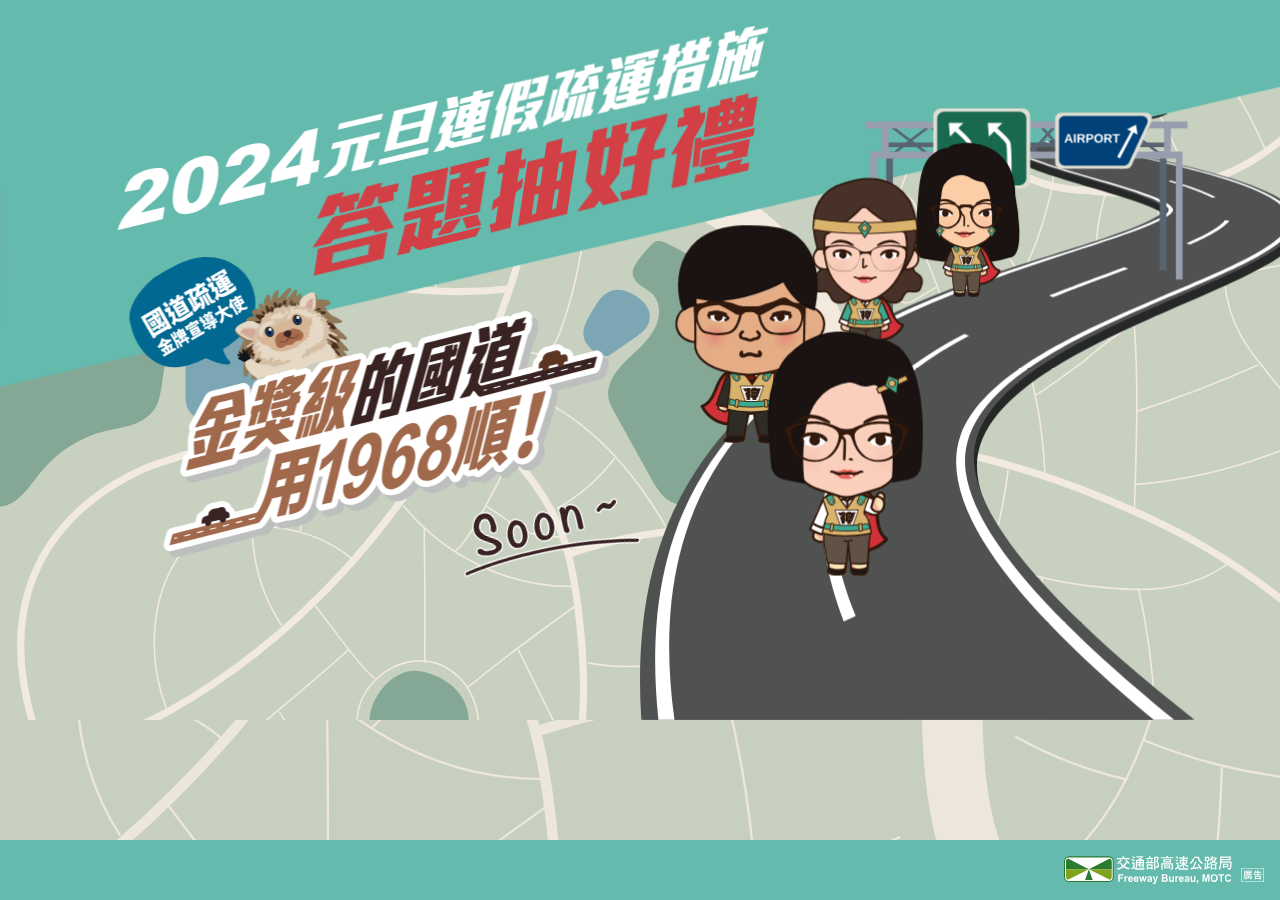
<file: index.html>
<!doctype html>
<html>
<head>
<meta charset="UTF-8">
<meta name="title" content=""/>
<meta name="description" content=""/>
<meta name="keywords" content=""/>
<meta name="robots" content="INDEX,FOLLOW"/>
<meta name="viewport" content="width=device-width, initial-scale=1"/>
<meta name="format-detection" content="telephone=no"/>
<title>金獎級的國道用1968順</title>

	
	
	<!-- 手機畫面大小設定 -->	
	<meta name="viewport" content="width=device-width, initial-scale=1.0">
	
<!-- css -->
    <link href="css/reset.css" rel="stylesheet" type="text/css">
    
    <link href="css/jquery-ui.css" rel="stylesheet" type="text/css">

	<link href="css/style.css" rel="stylesheet" type="text/css">

<!-- js -->

	<script src="scripts/jquery-3.7.1.min.js"></script>
    
    <script src="scripts/jquery.ui.effect.js"></script>
    
    <script src="scripts/jquery.easing.min.js"></script>

	<script src="scripts/site_script.js"></script>
	
</head>

<body>
    <div id="ani-nav">
        <ol>
            <li>
                <a href="https://www.youtube.com/watch?v=Y8DHDDHkaj0" id="link-a" target="_blank">
                    宣導影片
                </a>
            </li>
            <li>
                <a href="https://www.freeway.gov.tw/Upload/Html/20231012309/" id="link-b" target="_blank">
                    路段時段差別收費
                </a>
            </li>
            <li>
                <a href="https://www.freeway.gov.tw/Upload/Html/20231012309/" id="link-c" target="_blank">
                    路口閘道封閉
                </a>
            </li>
            <li>
                <a href="https://www.freeway.gov.tw/Upload/Html/20231012309/" id="link-d" target="_blank">
                    高承載管制
                </a>
            </li>
        </ol>
    </div>
    
    <div id="main-containter">
        
        <div id="main-content">
            
            <div id="ans1" class="qa-panel">
                <p>
                    連假期間國道是否有實施高乘載管制?
                </p>
                <div class="ans-panel">
                    <div id="o-ans" class="q-content">
                        <div>
                            A
                        </div>
                        3人以上
                    </div>
                    <div id="x-ans" class="q-content">
                        <div>
                            B
                        </div>
                        4人以上
                    </div>
                </div>
            </div>
            <div id="ans2" class="qa-panel">
                <p>
                    連假期間該如何避開塞車狀況？
                </p>
                <div class="ans-panel">
                    <div id="o-ans2" class="q-content">
                        <div>
                            A
                        </div>
                        多使用<br>替代道路
                    </div>
                    <div id="x-ans2" class="q-content">
                        <div>
                            B
                        </div>
                        反向思考<br>尖峰時刻<br>上路
                    </div>
                </div>
            </div>
            <div id="ans3" class="qa-panel">
                <p>
                    連假期間暫停收費時段
                </p>
                <div class="ans-panel">
                    <div id="x-ans3" class="q-content">
                        <div>
                            A
                        </div>
                        0-8時
                    </div>
                    <div id="o-ans3" class="q-content">
                        <div>
                            B
                        </div>
                        0-5時
                    </div>
                </div>
            </div>
            
            <div id="qa1-next" class="next-btn">
                <img src="images/next_btn.svg" />
            </div>
            <div id="qa2-next" class="next-btn">
                <img src="images/next_btn.svg" />
            </div>
        </div>
        
        <!-- 請填表單 -->
        <div id="go-msg-panel">
            <div id="go-msg-panel-content">
                <div id="go-msg-qman">
                    <img src="images/go_msg_qman.svg" />
                </div>
                <div id="go-msg-btn">
                    <img src="images/go_msg_qman_btn.svg" />
                </div>                
            </div>
        </div>
        <!-- 表單 -->
        
        <div id="send-msg">
            <form>
                <div id="form-panel">
                    <h1>
                        填寫資料抽紅包
                    </h1>
                    <div id="form-panel-content">
                        <ol>
                            <li>
                                您的姓名 <span class="redstar">*</span>
                                <input class="form-input-content">
                            </li>
                            <li>
                                電子郵件 <span class="redstar">*</span>
                                <input class="form-input-content">
                            </li>
                            <li>
                                通訊地址 <span class="redstar">*</span>
                                <input class="form-input-content">
                            </li>
                            <li>
                                行動電話 <span class="redstar">*</span>
                                <input class="form-input-content">
                            </li>
                        </ol>
                        <div class="verification-code-panel">
                            <div class="verification-content">
                                <ol>
                                    <li>
                                        <span>
                                            驗證碼
                                        </span>
                                        <div class="verification-code">
                                            abcdef
                                        </div>
                                    </li>
                                    <li>
                                        <span>
                                            請輸入驗證碼<span class="redstar">*</span>
                                        </span>
                                        <input class="form-input-content">
                                    </li>
                                </ol>
                            </div>
                        </div>
                    </div>
                    
                    
                </div>
                <input type="submit" value="確 認 送 出" class="go-submit">
            </form>
        </div>

        <div id="ani-content-title">
            <img src="images/content_title.svg" />
        </div>
        <div id="o-ans-notice">
            <img src="images/o_ans.svg" />
        </div>
        <div id="qman1">
            <img src="images/man01.svg" />
        </div>
        <div id="qman2">
            <img src="images/man02.svg" />
        </div>
    </div>
    
    <!-- 高公局Logo -->
    
    <!-- 動態svg -->
    <div id="aimate-mov-panel">
        
    </div>
    <div id="cover-ball">
        <img src="images/cover_ball.svg" id="cover-mask" />
    </div>

    <!-- 地圖 -->

    <div id="background-map">
        <img src="images/bg_map.svg"/>
        
    </div>
    
    <!-- 地圖 -->

    <div id="background-road">
        <img src="images/bg_road.svg" id="pc-road"  />
        <img src="images/mb_road.svg" id="mb-road" />
    </div>
        

	

    <!-- 高公局Logo -->
    <div id="footer">
        <img src="images/form_logo.svg" />
    </div>
    <div id="send-msg-blank">
        <img src="images/black_img.png" />
    </div>
</body>
</html>
</file>
<file: css/style.css>
@charset "UTF-8";

@import url('https://fonts.googleapis.com/css2?family=Noto+Sans+TC:wght@100;300;400;500;700;900&family=Noto+Serif+JP:wght@200;300;400;500;600;700;900&display=swap');
/* CSS Document */

@keyframes scale1-9 { 
    0%   {opacity: 1; transform: scale(1);}
    50% {opacity: 1; transform: scale(1.02);}
    100% {opacity: 1; transform: scale(1);}
}

@keyframes scale-to-200 { 
    0%   {opacity: 0.8; transform: scale(1);}
    60% {opacity: 1; transform: scale(2600);}
    100% {opacity: 0; transform: scale(2600);}
}

@keyframes title-animate { 
    0%   {opacity: 1; margin-left: 50px; }
    100%  {opacity: 1; margin-left: 0px; }
}

/*@keyframes main-fadein { 
    0%   {opacity: 0;  }
    100%  {opacity: 1;  }
}*/


body {
    font-family: Noto Sans TC;
}

a {
    cursor:pointer;
}

#nav {
    position: fixed;
    width: 100%;
    z-index: 66;
    top: 0;
}
#nav ol {
    display: flex;
    width: 768px;
    height: 80px;
    margin: 0 auto;
    justify-content: space-between;
    align-items: flex-end;
    
}
#nav ol li > a {
    height: 50px;
    display: flex;
    background-color: #2a826b;
    border: solid 5px #F2E9DE;
    border-radius: 10px;
    padding: 0px 22px;
    color: #FFFFFF;
    text-decoration: none;
    font-size: 20px;
    line-height: 48px;
    font-weight: 500;
    letter-spacing: 0.08rem;
    transition-duration: 0.5s;
}

#nav ol li > a:hover {
    background-color: #ce1d03;
    transform: scale(0.96);
}

#ani-nav {
    position: fixed;
    width: 100%;
    z-index: 66;
    top: -80px;
}
#ani-nav ol {
    display: flex;
    width: 768px;
    height: 80px;
    margin: 0 auto;
    justify-content: space-between;
    align-items: flex-end;
    background-image: url("../images/gray_border.png");
    background-position: center top;
    background-repeat: no-repeat;
}
#ani-nav ol li > a {
    height: 50px;
    display: flex;
    background-color: #2a826b;
    border: solid 5px #F2E9DE;
    border-radius: 10px;
    padding: 0px 22px;
    color: #FFFFFF;
    text-decoration: none;
    font-size: 20px;
    line-height: 48px;
    font-weight: 500;
    letter-spacing: 0.08rem;
    transition-duration: 0.5s;
}

#ani-nav ol li > a:hover {
    background-color: #ce1d03;
    transform: scale(0.96);
}

#main-containter {
    position: fixed;
    width: 960px;
    left: calc(50% - 480px);
    z-index: 66;
    display: flex;
    justify-content: center;
}

#main-content {
    position: fixed;
    width: 666px;
    height: 412px;
    top: calc(50% + 30px);
    margin-top: -200px;
    z-index: 66;
    box-sizing: border-box;
    border: solid 8px #31190D;
    background-color: #208D76;
    border-radius: 15px;
    box-sizing: border-box;
    overflow: hidden;
    -webkit-filter: drop-shadow(0px 0px 22px rgba(0, 0, 0, 0.7));
    filter: drop-shadow(0px 0px 22px rgba(0, 0, 0, 0.7));
    opacity: 0;
}

#ani-content-title {
    width: 200%;
    height: auto;
    position: absolute;
    left: 0;
    top: 0;
    z-index: 88;
    perspective: 1000px;
    transform-style: preserve-3d;
    transform: rotateY(1deg);
    opacity: 0;
}

#ani-content-title img {
    width: 100%;
}

#content-title {
    width: 510px;
    height: auto;
    position: absolute;
    left: 50%;
    margin-left: -550px;
    top: 50vh;
    margin-top: -276px;
    z-index: 98;
    perspective: 1000px;
    transform-style: preserve-3d;
    transform: rotateY(0deg);
    opacity: 1;
}

#content-title img {
    width: 100%;
}

.qa-panel {
    width: 100%;
    height: 248px;
    color: #000;
    font-size: 28px;
    letter-spacing: 0.08rem;
    background-color: #FFF;
    margin-top: 70px;
    display: flex;
    justify-content: center;
    align-items: center;
    flex-direction: column;
}

.qa-panel p {
    font-size: 30px;
    letter-spacing: 0.08rem;
    box-sizing: border-box;
    padding: 30px 0;
    font-weight: 600;
}

.ans-panel  {
    display: flex;
}

.ans-panel > div {
    text-decoration: none;
    color: #000;
    display: flex;
    align-items: center;
    margin: 0 15px;
    font-size: 22px;
    line-height: 27px;
    font-weight: bold;
    transition-duration: 0.8s;
}

.ans-panel > div:hover {
    color: #ce1d03;
    transform: scale(0.95);
}

.q-content div {
    width: 40px!important;
    height: 40px!important;
    margin-right: 10px;
    border-radius: 20px;
    background-color: #ce1d03;
    color: #FFF;
    font-weight: bold;
    display: flex;
    text-align: center;
    line-height: 36px;
    justify-content: center;
}
#o-ans-notice {
    width: 248px;
    position: fixed;
    bottom: 340px;
    left: calc(50% + 295px);
    z-index: 888;
    opacity: 0;
}

#o-ans-notice img {
    width: 100%;
}

.next-btn {
    width: 128px;
    display: block;
    margin: 25px auto 0;
    transition-duration: 0.6s;
}

.next-btn:hover {
    transform: scale(0.95);
}


#qman1 {
    position: fixed;
    width: 180px;
    bottom: 58px;
    left: calc(50% - 424px);
    z-index: 88;
    opacity: 0;
}
#qman1 img {
    width: 100%;
}
#qman2 {
    position: fixed;
    width: 190px;
    bottom: 58px;
    left: calc(50% - -242px);
    z-index: 88;
    opacity: 0;
}
#qman2 img {
    width: 100%;
}
#background-map {
    width: 100%;
    height: 100vh;
    overflow: hidden;
    display: flex;
    align-items: center;
    justify-content: center;
    position: absolute;
    left: 0;
    top: 0;
    background-color: #c7d0c0;
}

#background-map img {
    width: 125%;
    height: 125%;
    opacity: 0.9;
    animation-name: scale1-9; 
    animation-duration: 5s; 
    animation-iteration-count: infinite;
    animation-delay: 3s;
}

#background-road {
    position: fixed;
    width: 100%;
    height: 100vh;
    display: flex;
    justify-content: flex-end;
    opacity: 0;
}

#background-road img {
    height: 100vh;
}

#pc-road {
    display: block;
}
#mb-road {
    display: none;
}
#aimate-mov-panel {
    width: 100%;
    height: 100vh;
    position: fixed;
    z-index: 8;
    opacity: 1;
    transform: scale(1);
}

#aimate-mov-panel embed {
    width: 100%;
}

#main-animate-panel {
    width: 100%;
    height: 100vh;
    overflow: hidden;
    position: fixed;
    z-index: 6;
    opacity: 0;
}

#animate-head-bg img {
    width: 100%;
}

#cover-ball {
    width: 100%;
    height: 100vh;
    position: fixed;
    display: flex;
    z-index: 8;
    opacity: 0;
    align-items: center;
    justify-content: center;
}

#cover-mask {
    width: 1px;
    height: 1px;
    opacity: 0.8;
    animation-name: scale-to-200; 
    animation-duration: 1.3s; 
    animation-iteration-count: 1;
    animation-delay: 5s;
    
}

#go-msg-panel {
    width: 100%;
    height: calc(100vh - 60px);
    position: fixed;
    display: flex;
    align-items: center;
    justify-content: center;
    opacity: 0;
}

#go-msg-panel-content {
    width: 70%;
    height: 100%;
    /*background-color: #0000008a;*/
}

#go-msg-qman {
    width: 288px;
    position: fixed;
    left: 50%;
    margin-left: -45px;
    bottom: 60px;
}

#go-msg-qman img {
    width: 100%;
}

#go-msg-btn {
    width: 320px;
    position: fixed;
    left: 50%;
    margin-left: -328px;
    bottom: 250px;
    transition-duration: 0.6s;
}

#go-msg-btn:hover {
    transform: scale(0.9);
}

#go-msg-btn img {
    width: 100%;
}

/* --表單-- */
#send-msg {
    position: fixed;
    width: 666px;
    height: 412px;
    top: calc(50% + 30px);
    margin-top: -200px;
    z-index: 66;
    box-sizing: border-box;
    border: solid 8px #31190D;
    background-color: #208D76;
    border-radius: 15px;
    box-sizing: border-box;
    overflow: hidden;
    -webkit-filter: drop-shadow(0px 0px 22px rgba(0, 0, 0, 0.7));
    filter: drop-shadow(0px 0px 22px rgba(0, 0, 0, 0.7));
    display: flex;
    align-items: center;
}
#send-msg h1 {
    text-align: center;
    color: #ce1d03;
    font-size: 30px;
    font-weight: 600;
    margin-bottom: 20px;
    letter-spacing: 0.1rem;
}

#send-msg form {
    width: 100%;
    height: 100%;
    display: flex;
    align-items: center;
    flex-direction: column;
}

#form-panel {
    font-size: 18px!important;
    width: 100%;
    display: flex;
    flex-direction: column;
    align-items: center;
    background-color: #FFF;
    box-sizing: border-box;
    padding: 20px;
    margin-top: 36px;
}

#form-panel ol {
    
}

#form-panel  ol  li {
    box-sizing: border-box;
    margin-bottom: 10px;
}

.verification-content ol {
    
}

.verification-content > ol > li {
    display: flex;
    align-items: center;
    margin-bottom: 10px;
}

.verification-code {
    box-sizing: border-box;
    padding: 5px 8px;
    border: solid 1px #ce1d03;
    background-color: #FFD3D3;
    color: #333;
    font-size: 16px;
    border-radius: 4px;
    margin-left: 15px;
}

.form-input-content {
    margin-left: 10px;
}

.redstar {
    color: red;
    font-weight: bold;
}
.go-submit {
    box-sizing: border-box;
    padding: 6px 18px;
    background-color: #FFF;
    border: solid 1px #208d76;
    border-radius: 5px;
    font-size: 18px;
    margin-top: 13px;
    color: #000!important;
}

#footer {
    width: 100%;
    height: 60px;
    position: fixed;
    bottom: 0;
    display: flex;
    background-color: #64BAAC;
    align-items: center;
    justify-content: flex-end;
    box-sizing: border-box;
    padding-right: 16px;
    z-index: 688;
}

#footer > img {
    width: 200px;
}
#send-msg-blank {
    display: none;
}
/* ------------------如果使用者視窗寬度 <= 768px----------------------- */
@media screen and (min-width: 1680px) and (max-width: 1920px) {

 #go-msg-qman {
    width: 382px;
    position: fixed;
    left: 50%;
    margin-left: -45px;
    bottom: 60px;
}
#go-msg-btn {
    width: 422px;
    position: fixed;
    left: 50%;
    margin-left: -434px;
    bottom: 430px;
    transition-duration: 0.6s;
}
  /* -- END -- */  
}
/* ------------------如果使用者視窗寬度 <= 768px----------------------- */
@media screen and (min-width: 768px) and (max-width: 1280px) {
#background-map img {
    width: 145%;
    height: 145%;
    animation-name: scale1-9;
    animation-duration: 5s;
    animation-iteration-count: infinite;
    animation-delay: 3s;
}
 
  /* -- END -- */  
}


/* ------------------如果使用者視窗寬度 <= 768px----------------------- */
@media screen and (min-width: 0px) and (max-width: 768px) {
#background-map {
    position: fixed!important;
    width: 100%;
    height: 100vh;
    overflow: hidden;
    display: flex;
    align-items: center;
    justify-content: center;
    position: absolute;
    left: 0;
    top: 0;
    background-color: #c7d0c0;
}    
#ani-nav {
    position: fixed;
    width: 100%;
    height: 120px;
    
    box-sizing: border-box;
    padding: 15px 0;
    z-index: 66;
    top: -130px;
    background: rgb(1,87,73);
    background: linear-gradient(180deg, rgba(1,87,73,0.6) 0%, rgba(1,87,73,0) 100%);
}
    
#ani-nav ol {
    display: flex;
    width: 337px;
    height: 80px;
    margin: 0 auto;
    align-items: flex-end;
    flex-wrap: wrap;
    justify-content: space-between;
    background-image: none;
}
    
#ani-nav ol li > a {
    height: 40px;
    display: flex;
    background-color: #2a826b;
    border: solid 2px #F2E9DE;
    border-radius: 6px;
    box-sizing: border-box;
    padding: 0 20px;
    color: #FFFFFF;
    text-decoration: none;
    font-size: 18px;
    line-height: 35px;
    font-weight: 500;
    letter-spacing: 0.08rem;
    transition-duration: 0.5s;
    margin-bottom: 10px;
}
    #link-d {
        padding: 0 30px!important;
    }

    
    
#main-content {
    position: fixed;
    width: 70%;
    height: 324px;
    top: 408px;
    /* margin-top: -200px; */
    z-index: 66;
    box-sizing: border-box;
    border: solid 5px #31190D;
    background-color: #208D76;
    border-radius: 15px;
    box-sizing: border-box;
    overflow: hidden;
    -webkit-filter: drop-shadow(0px 0px 22px rgba(0, 0, 0, 0.7));
    filter: drop-shadow(0px 0px 22px rgba(0, 0, 0, 0.7));
}
    
#content-title {
    z-index: 98;
}    
    
.qa-panel {
    width: 100%;
    height: 210px;
    margin-top: 40px;
    color: #000;
    font-size: 28px;
    letter-spacing: 0.08rem;
    background-color: #FFF;
    margin-top: 46px;
    display: flex;
    justify-content: center;
    align-items: center;
    flex-direction: column;
}
.qa-panel > p {
    font-size: 20px;
    line-height: 29px;
    letter-spacing: 0.08rem;
    box-sizing: border-box;
    padding: 15px 0;
    font-weight: 600;
    text-align: center;
}
.q-content div {
    width: 25px!important;
    height: 25px!important;
    margin-right: 3px!important;
    border-radius: 20px!important;
    background-color: #ce1d03;
    color: #FFF;
    font-weight: bold;
    display: flex!important;
    text-align: center!important;
    line-height: 21px!important;
    justify-content: center!important;
    box-sizing: border-box!important;
    font-size: 16px!important;
    padding: 0 0 0 2px;
    overflow: hidden;
}
.ans-panel > div {
    text-decoration: none;
    color: #000;
    display: flex;
    align-items: center;
    margin: auto 5px;
    font-size: 16px;
    line-height: 20px;
    font-weight: 600;
    transition-duration: 0.8s;
}
    
.next-btn {
    width: 80px;
    display: block;
    margin: 20px auto 0;
    transition-duration: 0.6s;
}
.next-btn img {
    width: 100%;
}
#qman1 {
    position: fixed;
    width: 101px;
    bottom: 58px;
    left: 15px;
    z-index: 98;
}
#qman2 {
    position: fixed;
    width: 108px;
    bottom: 58px;
    /* right: 14px; */
    left: calc(100% - 120px);
    z-index: 98;
}
#pc-road {
    display: none!important;
    opacity: 0;
}
#mb-road {
    display: block!important;
}
    
#go-msg-qman {
    width: 188px;
    position: fixed;
    left: 50%;
    margin-left: -15px;
    bottom: 60px;
}    
    
#go-msg-btn {
    width: 230px;
    position: fixed;
    left: 50%;
    margin-left: -174px;
    bottom: 303px;
}   
    
#background-map img {
    width: 280%;
    height: 280%;
    opacity: 0.9;
    animation-name: scale1-9;
    animation-duration: 5s;
    animation-iteration-count: infinite;
    animation-delay: 3s;
}
#form-panel {
    font-size: 16px!important;
    width: 100%;
    display: flex;
    flex-direction: column;
    align-items: center;
    background-color: #FFF;
    box-sizing: border-box;
    padding: 10px 0 5px 0;
    margin-top: 36px;
}
    
#send-msg {
    position: absolute;
    width: 320px;
    height: 370px;
    top: 420px;
    margin-top: -200px;
    z-index: 66;
    box-sizing: border-box;
    border: solid 5px #31190D;
    background-color: #208D76;
    border-radius: 15px;
    box-sizing: border-box;
    overflow: hidden;
    -webkit-filter: drop-shadow(0px 0px 22px rgba(0, 0, 0, 0.7));
    filter: drop-shadow(0px 0px 22px rgba(0, 0, 0, 0.7));
    display: flex;
    align-items: center;
}   
#send-msg h1 {
    text-align: center;
    color: #ce1d03;
    font-size: 26px;
    font-weight: 600;
    margin-bottom: 20px;
    letter-spacing: 0.1rem;
}   
   
#o-ans-notice {
    width: 106px;
    position: fixed;
    bottom: 204px;
    left: calc(50% + 88px);
    z-index: 198;
    opacity: 0;
}
    #send-msg-blank{
        position: absolute;
        display: block;
        width: 1px;
        height: 1000px;
        opacity: 0;
        background-color: #000;
        left: 0;
        top: 0;
        z-index: 999;
    } 
    #send-msg-blank img {
        width: 1px;
        height: 1000px;
        
    }
    
  /* -- END -- */  
}
</file>
